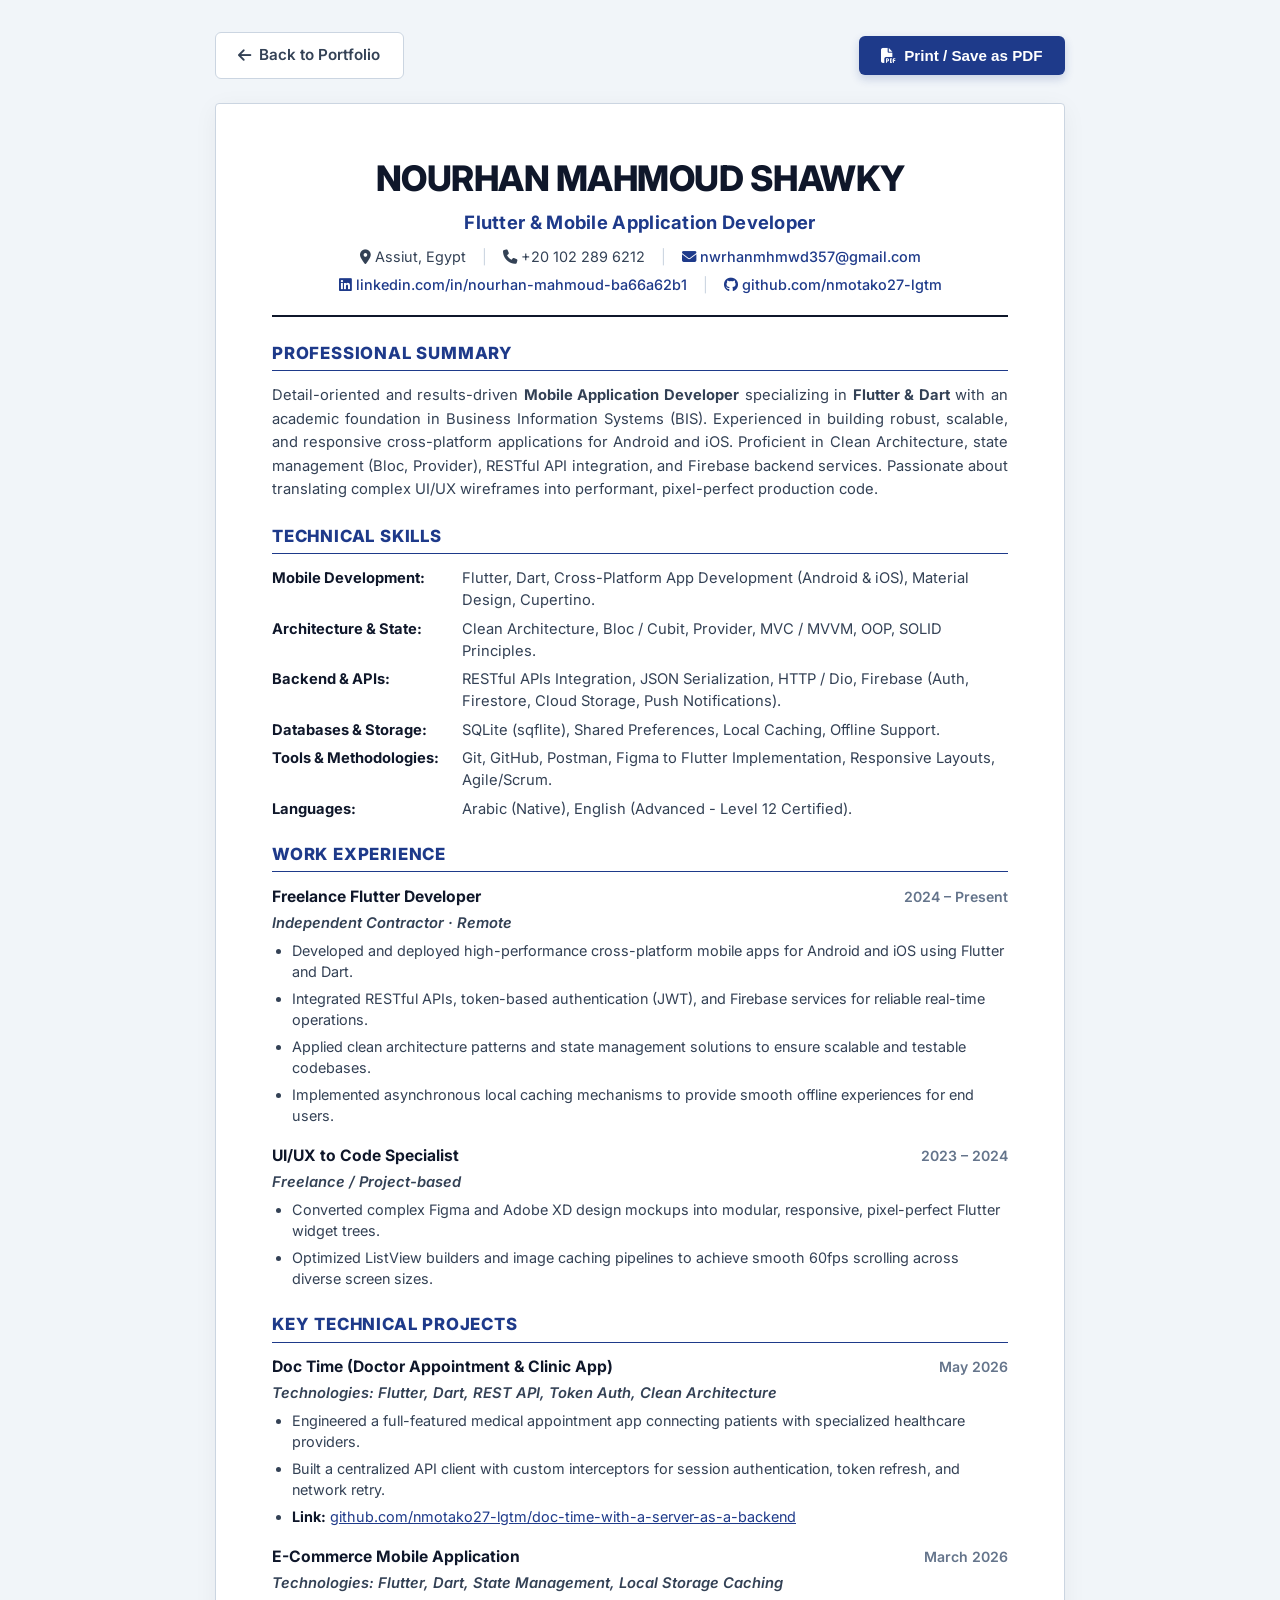
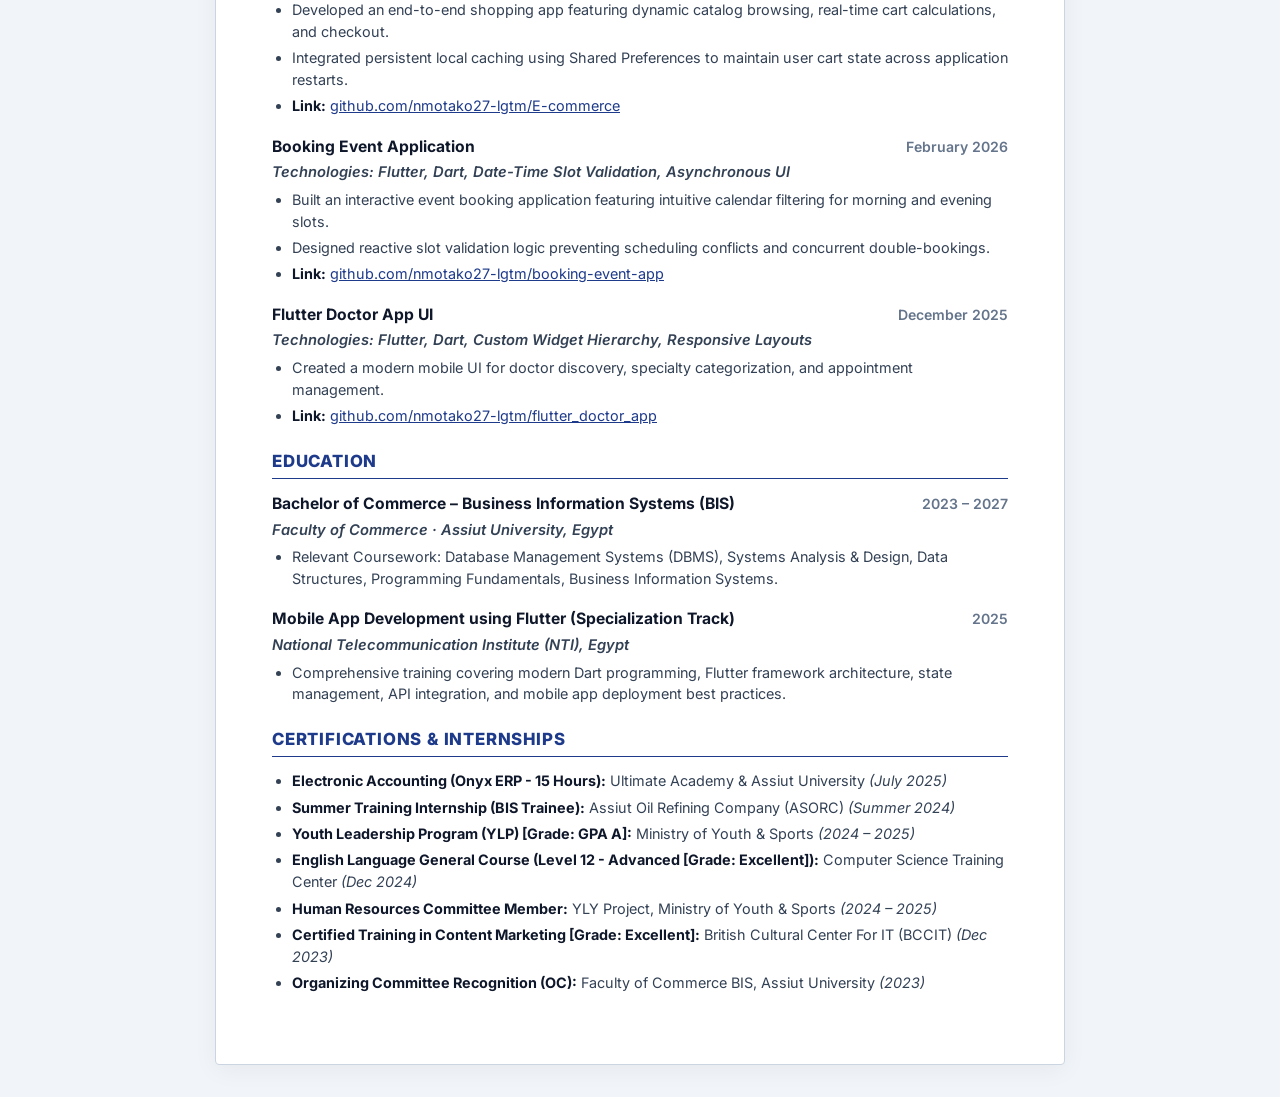
<file: cv.html>
<!DOCTYPE html>
<html lang="en">
<head>
    <meta charset="UTF-8">
    <meta name="viewport" content="width=device-width, initial-scale=1.0">
    <title>Nourhan Mahmoud - Resume (ATS-Friendly)</title>
    <!-- ATS Compatible Standard Typography -->
    <link href="https://fonts.googleapis.com/css2?family=Inter:wght@400;500;600;700;800&display=swap" rel="stylesheet">
    <link rel="stylesheet" href="https://cdnjs.cloudflare.com/ajax/libs/font-awesome/6.4.0/css/all.min.css">
    
    <style>
        :root {
            --primary: #1e3a8a;
            --text-main: #0f172a;
            --text-secondary: #334155;
            --text-muted: #64748b;
            --border-color: #cbd5e1;
            --bg-page: #f1f5f9;
            --sheet-bg: #ffffff;
        }

        * {
            margin: 0;
            padding: 0;
            box-sizing: border-box;
        }

        body {
            font-family: 'Inter', -apple-system, BlinkMacSystemFont, "Segoe UI", Roboto, Arial, sans-serif;
            background-color: var(--bg-page);
            color: var(--text-main);
            line-height: 1.5;
            padding: 2rem 1rem;
            -webkit-font-smoothing: antialiased;
        }

        /* Top Action Bar */
        .cv-actions {
            max-width: 850px;
            margin: 0 auto 1.5rem;
            display: flex;
            justify-content: space-between;
            align-items: center;
            flex-wrap: wrap;
            gap: 1rem;
        }

        .btn {
            display: inline-flex;
            align-items: center;
            gap: 0.5rem;
            padding: 0.7rem 1.4rem;
            font-size: 0.95rem;
            font-weight: 600;
            border-radius: 6px;
            text-decoration: none;
            cursor: pointer;
            transition: all 0.2s ease;
            border: none;
        }

        .btn-primary {
            background-color: var(--primary);
            color: #ffffff;
            box-shadow: 0 4px 10px rgba(30, 58, 138, 0.2);
        }
        .btn-primary:hover {
            background-color: #172554;
            transform: translateY(-1px);
        }

        .btn-outline {
            background: #ffffff;
            color: var(--text-secondary);
            border: 1px solid var(--border-color);
        }
        .btn-outline:hover {
            background: #f8fafc;
            color: var(--text-main);
        }

        /* 100% Strict Single-Column ATS Sheet */
        .resume-sheet {
            max-width: 850px;
            margin: 0 auto;
            background: var(--sheet-bg);
            padding: 3rem 3.5rem;
            border-radius: 4px;
            box-shadow: 0 5px 25px rgba(0, 0, 0, 0.05);
            border: 1px solid var(--border-color);
        }

        /* Header Section */
        .resume-header {
            text-align: center;
            border-bottom: 2px solid var(--text-main);
            padding-bottom: 1.2rem;
            margin-bottom: 1.5rem;
        }

        .candidate-name {
            font-size: 2.2rem;
            font-weight: 800;
            color: var(--text-main);
            letter-spacing: -0.5px;
            text-transform: uppercase;
            margin-bottom: 0.25rem;
        }

        .candidate-title {
            font-size: 1.15rem;
            font-weight: 700;
            color: var(--primary);
            margin-bottom: 0.6rem;
            letter-spacing: 0.3px;
        }

        .contact-row {
            display: flex;
            justify-content: center;
            align-items: center;
            flex-wrap: wrap;
            gap: 0.5rem 1rem;
            font-size: 0.9rem;
            color: var(--text-secondary);
        }

        .contact-row a {
            color: var(--primary);
            text-decoration: none;
            font-weight: 500;
        }
        .contact-row a:hover {
            text-decoration: underline;
        }

        .separator {
            color: var(--border-color);
        }

        /* Section Styling */
        .resume-section {
            margin-bottom: 1.4rem;
        }

        .section-heading {
            font-size: 1.05rem;
            font-weight: 800;
            color: var(--primary);
            text-transform: uppercase;
            letter-spacing: 0.8px;
            border-bottom: 1.5px solid var(--primary);
            padding-bottom: 0.25rem;
            margin-bottom: 0.8rem;
        }

        .summary-paragraph {
            font-size: 0.92rem;
            color: var(--text-secondary);
            line-height: 1.6;
            text-align: justify;
        }

        /* Technical Skills List */
        .skills-table {
            display: flex;
            flex-direction: column;
            gap: 0.4rem;
            font-size: 0.92rem;
        }

        .skill-line {
            display: flex;
            line-height: 1.5;
        }

        .skill-label {
            font-weight: 700;
            color: var(--text-main);
            min-width: 190px;
            flex-shrink: 0;
        }

        .skill-values {
            color: var(--text-secondary);
        }

        /* Entry / Item Styling */
        .entry {
            margin-bottom: 1.1rem;
        }
        .entry:last-child {
            margin-bottom: 0;
        }

        .entry-header {
            display: flex;
            justify-content: space-between;
            align-items: baseline;
            flex-wrap: wrap;
            margin-bottom: 0.2rem;
        }

        .entry-title {
            font-size: 0.98rem;
            font-weight: 700;
            color: var(--text-main);
        }

        .entry-subtitle {
            font-size: 0.92rem;
            font-weight: 600;
            color: var(--text-secondary);
            font-style: italic;
        }

        .entry-date {
            font-size: 0.88rem;
            font-weight: 600;
            color: var(--text-muted);
        }

        /* Bullet Points */
        .bullet-points {
            list-style-type: disc;
            padding-left: 1.25rem;
            margin-top: 0.35rem;
            display: flex;
            flex-direction: column;
            gap: 0.3rem;
            font-size: 0.9rem;
            color: var(--text-secondary);
            line-height: 1.5;
        }

        .bullet-points strong {
            color: var(--text-main);
        }

        /* Strict Print / PDF Mode */
        @media print {
            @page {
                margin: 12mm 15mm;
                size: A4;
            }
            body {
                background: #ffffff !important;
                padding: 0 !important;
                color: #000000 !important;
            }
            .cv-actions {
                display: none !important;
            }
            .resume-sheet {
                padding: 0 !important;
                border: none !important;
                box-shadow: none !important;
                max-width: 100% !important;
            }
            .section-heading {
                color: #0f172a !important;
                border-bottom-color: #0f172a !important;
            }
            .candidate-title {
                color: #1e3a8a !important;
            }
            .entry, .resume-section {
                break-inside: avoid;
            }
        }

        @media (max-width: 600px) {
            .resume-sheet {
                padding: 1.5rem;
            }
            .skill-line {
                flex-direction: column;
            }
            .skill-label {
                min-width: auto;
                margin-bottom: 0.1rem;
            }
        }
    </style>
</head>
<body>

    <div class="cv-actions">
        <a href="index.html" class="btn btn-outline"><i class="fa-solid fa-arrow-left"></i> Back to Portfolio</a>
        <button onclick="window.print()" class="btn btn-primary"><i class="fa-solid fa-file-pdf"></i> Print / Save as PDF</button>
    </div>

    <div class="resume-sheet">
        
        <!-- Header -->
        <header class="resume-header">
            <h1 class="candidate-name">Nourhan Mahmoud Shawky</h1>
            <div class="candidate-title">Flutter & Mobile Application Developer</div>
            <div class="contact-row">
                <span><i class="fa-solid fa-location-dot"></i> Assiut, Egypt</span>
                <span class="separator">|</span>
                <span><i class="fa-solid fa-phone"></i> +20 102 289 6212</span>
                <span class="separator">|</span>
                <a href="mailto:nwrhanmhmwd357@gmail.com"><i class="fa-solid fa-envelope"></i> nwrhanmhmwd357@gmail.com</a>
            </div>
            <div class="contact-row" style="margin-top: 0.4rem;">
                <a href="https://linkedin.com/in/nourhan-mahmoud-ba66a62b1" target="_blank"><i class="fa-brands fa-linkedin"></i> linkedin.com/in/nourhan-mahmoud-ba66a62b1</a>
                <span class="separator">|</span>
                <a href="https://github.com/nmotako27-lgtm" target="_blank"><i class="fa-brands fa-github"></i> github.com/nmotako27-lgtm</a>
            </div>
        </header>

        <!-- Professional Summary -->
        <section class="resume-section">
            <h2 class="section-heading">Professional Summary</h2>
            <p class="summary-paragraph">
                Detail-oriented and results-driven <strong>Mobile Application Developer</strong> specializing in <strong>Flutter & Dart</strong> with an academic foundation in Business Information Systems (BIS). Experienced in building robust, scalable, and responsive cross-platform applications for Android and iOS. Proficient in Clean Architecture, state management (Bloc, Provider), RESTful API integration, and Firebase backend services. Passionate about translating complex UI/UX wireframes into performant, pixel-perfect production code.
            </p>
        </section>

        <!-- Technical Skills -->
        <section class="resume-section">
            <h2 class="section-heading">Technical Skills</h2>
            <div class="skills-table">
                <div class="skill-line">
                    <span class="skill-label">Mobile Development:</span>
                    <span class="skill-values">Flutter, Dart, Cross-Platform App Development (Android & iOS), Material Design, Cupertino.</span>
                </div>
                <div class="skill-line">
                    <span class="skill-label">Architecture & State:</span>
                    <span class="skill-values">Clean Architecture, Bloc / Cubit, Provider, MVC / MVVM, OOP, SOLID Principles.</span>
                </div>
                <div class="skill-line">
                    <span class="skill-label">Backend & APIs:</span>
                    <span class="skill-values">RESTful APIs Integration, JSON Serialization, HTTP / Dio, Firebase (Auth, Firestore, Cloud Storage, Push Notifications).</span>
                </div>
                <div class="skill-line">
                    <span class="skill-label">Databases & Storage:</span>
                    <span class="skill-values">SQLite (sqflite), Shared Preferences, Local Caching, Offline Support.</span>
                </div>
                <div class="skill-line">
                    <span class="skill-label">Tools & Methodologies:</span>
                    <span class="skill-values">Git, GitHub, Postman, Figma to Flutter Implementation, Responsive Layouts, Agile/Scrum.</span>
                </div>
                <div class="skill-line">
                    <span class="skill-label">Languages:</span>
                    <span class="skill-values">Arabic (Native), English (Advanced - Level 12 Certified).</span>
                </div>
            </div>
        </section>

        <!-- Professional Experience -->
        <section class="resume-section">
            <h2 class="section-heading">Work Experience</h2>

            <div class="entry">
                <div class="entry-header">
                    <span class="entry-title">Freelance Flutter Developer</span>
                    <span class="entry-date">2024 – Present</span>
                </div>
                <div class="entry-subtitle">Independent Contractor · Remote</div>
                <ul class="bullet-points">
                    <li>Developed and deployed high-performance cross-platform mobile apps for Android and iOS using Flutter and Dart.</li>
                    <li>Integrated RESTful APIs, token-based authentication (JWT), and Firebase services for reliable real-time operations.</li>
                    <li>Applied clean architecture patterns and state management solutions to ensure scalable and testable codebases.</li>
                    <li>Implemented asynchronous local caching mechanisms to provide smooth offline experiences for end users.</li>
                </ul>
            </div>

            <div class="entry">
                <div class="entry-header">
                    <span class="entry-title">UI/UX to Code Specialist</span>
                    <span class="entry-date">2023 – 2024</span>
                </div>
                <div class="entry-subtitle">Freelance / Project-based</div>
                <ul class="bullet-points">
                    <li>Converted complex Figma and Adobe XD design mockups into modular, responsive, pixel-perfect Flutter widget trees.</li>
                    <li>Optimized ListView builders and image caching pipelines to achieve smooth 60fps scrolling across diverse screen sizes.</li>
                </ul>
            </div>
        </section>

        <!-- Featured Projects -->
        <section class="resume-section">
            <h2 class="section-heading">Key Technical Projects</h2>

            <div class="entry">
                <div class="entry-header">
                    <span class="entry-title">Doc Time (Doctor Appointment & Clinic App)</span>
                    <span class="entry-date">May 2026</span>
                </div>
                <div class="entry-subtitle">Technologies: Flutter, Dart, REST API, Token Auth, Clean Architecture</div>
                <ul class="bullet-points">
                    <li>Engineered a full-featured medical appointment app connecting patients with specialized healthcare providers.</li>
                    <li>Built a centralized API client with custom interceptors for session authentication, token refresh, and network retry.</li>
                    <li><strong>Link:</strong> <a href="https://github.com/nmotako27-lgtm/doc-time-with-a-server-as-a-backend" target="_blank" style="color:var(--primary);">github.com/nmotako27-lgtm/doc-time-with-a-server-as-a-backend</a></li>
                </ul>
            </div>

            <div class="entry">
                <div class="entry-header">
                    <span class="entry-title">E-Commerce Mobile Application</span>
                    <span class="entry-date">March 2026</span>
                </div>
                <div class="entry-subtitle">Technologies: Flutter, Dart, State Management, Local Storage Caching</div>
                <ul class="bullet-points">
                    <li>Developed an end-to-end shopping app featuring dynamic catalog browsing, real-time cart calculations, and checkout.</li>
                    <li>Integrated persistent local caching using Shared Preferences to maintain user cart state across application restarts.</li>
                    <li><strong>Link:</strong> <a href="https://github.com/nmotako27-lgtm/E-commerce" target="_blank" style="color:var(--primary);">github.com/nmotako27-lgtm/E-commerce</a></li>
                </ul>
            </div>

            <div class="entry">
                <div class="entry-header">
                    <span class="entry-title">Booking Event Application</span>
                    <span class="entry-date">February 2026</span>
                </div>
                <div class="entry-subtitle">Technologies: Flutter, Dart, Date-Time Slot Validation, Asynchronous UI</div>
                <ul class="bullet-points">
                    <li>Built an interactive event booking application featuring intuitive calendar filtering for morning and evening slots.</li>
                    <li>Designed reactive slot validation logic preventing scheduling conflicts and concurrent double-bookings.</li>
                    <li><strong>Link:</strong> <a href="https://github.com/nmotako27-lgtm/booking-event-app" target="_blank" style="color:var(--primary);">github.com/nmotako27-lgtm/booking-event-app</a></li>
                </ul>
            </div>

            <div class="entry">
                <div class="entry-header">
                    <span class="entry-title">Flutter Doctor App UI</span>
                    <span class="entry-date">December 2025</span>
                </div>
                <div class="entry-subtitle">Technologies: Flutter, Dart, Custom Widget Hierarchy, Responsive Layouts</div>
                <ul class="bullet-points">
                    <li>Created a modern mobile UI for doctor discovery, specialty categorization, and appointment management.</li>
                    <li><strong>Link:</strong> <a href="https://github.com/nmotako27-lgtm/flutter_doctor_app" target="_blank" style="color:var(--primary);">github.com/nmotako27-lgtm/flutter_doctor_app</a></li>
                </ul>
            </div>
        </section>

        <!-- Education -->
        <section class="resume-section">
            <h2 class="section-heading">Education</h2>

            <div class="entry">
                <div class="entry-header">
                    <span class="entry-title">Bachelor of Commerce – Business Information Systems (BIS)</span>
                    <span class="entry-date">2023 – 2027</span>
                </div>
                <div class="entry-subtitle">Faculty of Commerce · Assiut University, Egypt</div>
                <ul class="bullet-points">
                    <li>Relevant Coursework: Database Management Systems (DBMS), Systems Analysis & Design, Data Structures, Programming Fundamentals, Business Information Systems.</li>
                </ul>
            </div>

            <div class="entry">
                <div class="entry-header">
                    <span class="entry-title">Mobile App Development using Flutter (Specialization Track)</span>
                    <span class="entry-date">2025</span>
                </div>
                <div class="entry-subtitle">National Telecommunication Institute (NTI), Egypt</div>
                <ul class="bullet-points">
                    <li>Comprehensive training covering modern Dart programming, Flutter framework architecture, state management, API integration, and mobile app deployment best practices.</li>
                </ul>
            </div>
        </section>

        <!-- Certifications & Internships -->
        <section class="resume-section">
            <h2 class="section-heading">Certifications & Internships</h2>
            <ul class="bullet-points">
                <li><strong>Electronic Accounting (Onyx ERP - 15 Hours):</strong> Ultimate Academy & Assiut University <em>(July 2025)</em></li>
                <li><strong>Summer Training Internship (BIS Trainee):</strong> Assiut Oil Refining Company (ASORC) <em>(Summer 2024)</em></li>
                <li><strong>Youth Leadership Program (YLP) [Grade: GPA A]:</strong> Ministry of Youth & Sports <em>(2024 – 2025)</em></li>
                <li><strong>English Language General Course (Level 12 - Advanced [Grade: Excellent]):</strong> Computer Science Training Center <em>(Dec 2024)</em></li>
                <li><strong>Human Resources Committee Member:</strong> YLY Project, Ministry of Youth & Sports <em>(2024 – 2025)</em></li>
                <li><strong>Certified Training in Content Marketing [Grade: Excellent]:</strong> British Cultural Center For IT (BCCIT) <em>(Dec 2023)</em></li>
                <li><strong>Organizing Committee Recognition (OC):</strong> Faculty of Commerce BIS, Assiut University <em>(2023)</em></li>
            </ul>
        </section>

    </div>

</body>
</html>
</file>
